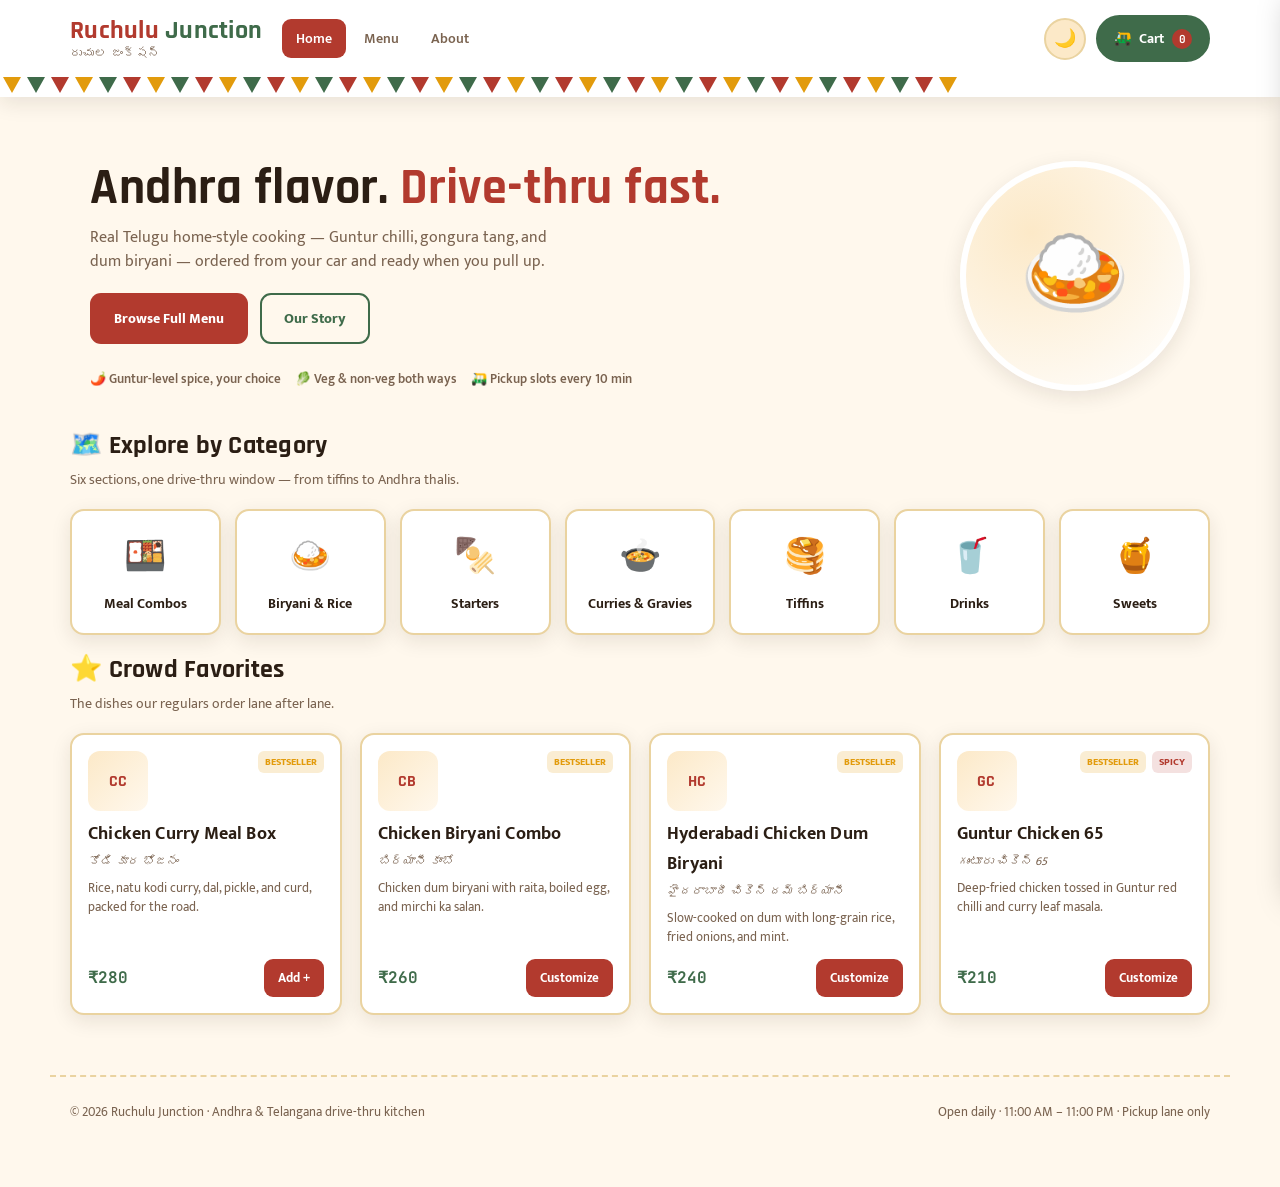
<file: index.html>
<!DOCTYPE html>
<html lang="en" data-theme="light">
<head>
<meta charset="UTF-8">
<meta name="viewport" content="width=device-width, initial-scale=1.0">
<title>Ruchulu Junction — Andhra & Telangana Drive-Thru</title>
<link rel="preconnect" href="https://fonts.googleapis.com">
<link href="https://fonts.googleapis.com/css2?family=Rajdhani:wght@600;700&family=Mukta:wght@400;500;600;700&family=JetBrains+Mono:wght@400;700&display=swap" rel="stylesheet">
<link rel="stylesheet" href="css/style.css">
</head>
<body>

<header class="topbar">
  <div class="topbar-inner">
    <a href="index.html" class="logo display">Ruchulu <span>Junction</span><span class="tel">రుచుల జంక్షన్</span></a>
    <nav class="main-nav">
      <a href="index.html">Home</a>
      <a href="menu.html">Menu</a>
      <a href="about.html">About</a>
    </nav>
    <div class="topbar-actions">
      <button class="icon-btn" id="themeToggle" title="Toggle day/night mode">🌙</button>
      <button class="cart-btn" id="openCartBtn">🛺 <span class="txt">Cart</span> <span class="cart-count" id="cartCount">0</span></button>
    </div>
  </div>
  <div class="toran"></div>
</header>

<main>
  <section class="hero">
    <div>
      <h1>Andhra flavor. <span>Drive-thru fast.</span></h1>
      <p>Real Telugu home-style cooking — Guntur chilli, gongura tang, and dum biryani — ordered from your car and ready when you pull up.</p>
      <div class="hero-actions">
        <a href="menu.html" class="btn btn-primary">Browse Full Menu</a>
        <a href="about.html" class="btn btn-outline">Our Story</a>
      </div>
      <div class="badge-strip">
        <div class="b">🌶️ Guntur-level spice, your choice</div>
        <div class="b">🥬 Veg & non-veg both ways</div>
        <div class="b">🛺 Pickup slots every 10 min</div>
      </div>
    </div>
    <div class="plate">🍛</div>
  </section>

  <h2 class="section-title">🗺️ Explore by Category</h2>
  <p class="section-sub">Six sections, one drive-thru window — from tiffins to Andhra thalis.</p>
  <div class="cat-grid" id="catGrid"></div>

  <h2 class="section-title">⭐ Crowd Favorites</h2>
  <p class="section-sub">The dishes our regulars order lane after lane.</p>
  <div class="menu-grid" id="featuredGrid"></div>
</main>

<button class="fab-cart" id="fabCart">🛺 View Cart · <span id="fabTotal" class="mono">₹0.00</span></button>

<!-- Cart Drawer -->
<div class="drawer-overlay" id="drawerOverlay"></div>
<aside class="cart-drawer" id="cartDrawer">
  <div class="cart-head"><h2>Your Order</h2><button class="close-x" id="closeCart">✕</button></div>
  <div class="cart-items" id="cartItems"></div>
  <div class="cart-summary">
    <div class="sum-row"><span>Subtotal</span><span class="mono" id="sumSubtotal">₹0.00</span></div>
    <div class="sum-row"><span>GST (5%)</span><span class="mono" id="sumGst">₹0.00</span></div>
    <div class="sum-row"><span>Packaging</span><span class="mono" id="sumPackaging">₹0.00</span></div>
    <div class="sum-row total"><span>Total</span><span class="mono" id="sumTotal">₹0.00</span></div>
    <button class="big-btn" style="margin:14px 0 0; width:100%;" id="goCheckout">Proceed to Checkout →</button>
  </div>
</aside>

<!-- Customize Modal -->
<div class="overlay" id="customizeOverlay">
  <div class="modal">
    <div class="modal-head">
      <div class="title-row">
        <div class="modal-thumb" id="custThumb"></div>
        <div><h2 id="custTitle">Item</h2><div class="telugu-name" id="custTelugu"></div></div>
      </div>
      <button class="close-x" id="custClose">✕</button>
    </div>
    <div class="modal-body" id="custBody"></div>
    <div class="modal-foot">
      <div class="qty-stepper">
        <button class="qty-btn" id="custMinus">−</button>
        <span class="qty-val" id="custQty">1</span>
        <button class="qty-btn" id="custPlus">+</button>
      </div>
      <button class="big-btn" id="custAdd">Add · <span id="custTotal" class="mono">₹0.00</span></button>
    </div>
  </div>
</div>

<footer>
  <div>© 2026 Ruchulu Junction · Andhra & Telangana drive-thru kitchen</div>
  <div>Open daily · 11:00 AM – 11:00 PM · Pickup lane only</div>
</footer>

<script src="js/data.js"></script>
<script src="js/images.js"></script>
<script src="js/cart.js"></script>
<script src="js/customize.js"></script>
<script>
  document.getElementById('catGrid').innerHTML = CATEGORIES.map(c => `
    <a class="cat-card" href="menu.html?cat=${c.id}">
      <div class="em">${c.em}</div>
      <div class="name">${c.name}</div>
    </a>`).join('');

  const featured = MENU.filter(i => i.tags.includes('bestseller')).concat(
    MENU.filter(i => !i.tags.includes('bestseller'))
  ).slice(0, 4);

  document.getElementById('featuredGrid').innerHTML = featured.map(i => `
    <div class="card">
      <div class="card-top">
        <div class="card-emoji" data-food-img="${i.id}"></div>
        <div class="tag-row">
          ${i.tags.includes('bestseller')?'<span class="tag bestseller">BESTSELLER</span>':''}
          ${i.tags.includes('spicy')?'<span class="tag spicy">SPICY</span>':''}
          ${i.tags.includes('veg')?'<span class="tag veg">VEG</span>':''}
        </div>
      </div>
      <h3>${i.name}</h3>
      <div class="telugu-name">${i.teluguName}</div>
      <p>${i.desc}</p>
      <div class="card-bottom">
        <span class="price mono">₹${i.price}</span>
        <button class="add-btn" data-id="${i.id}">${i.optionGroups ? 'Customize' : 'Add +'}</button>
      </div>
    </div>`).join('');

  document.querySelectorAll('#featuredGrid .add-btn').forEach(btn=>{
    btn.addEventListener('click', ()=> openCustomize(btn.dataset.id));
  });

  initFoodImages(featured);
</script>
</body>
</html>
</file>
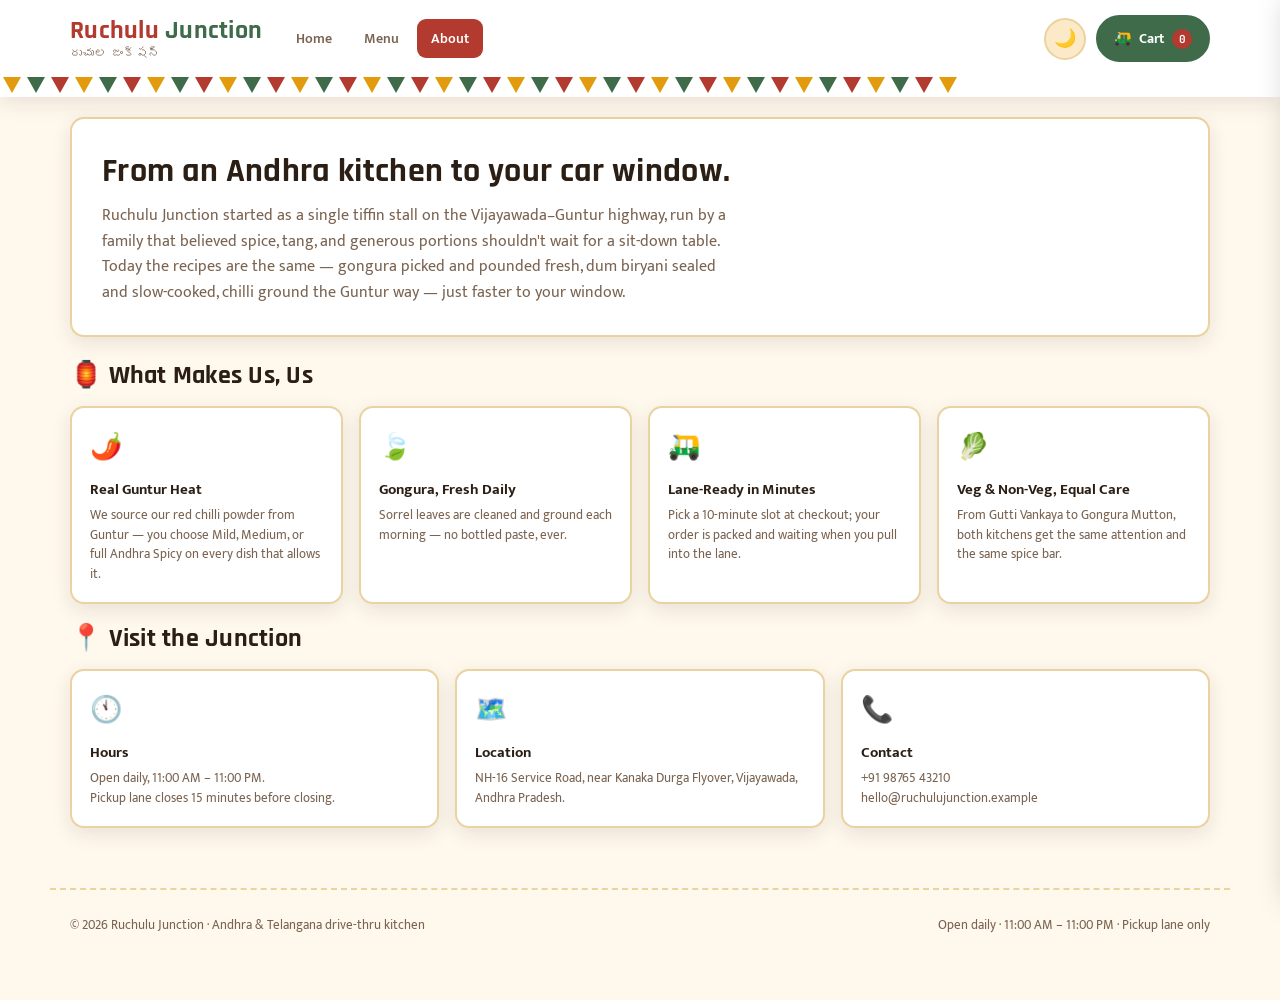
<file: about.html>
<!DOCTYPE html>
<html lang="en" data-theme="light">
<head>
<meta charset="UTF-8">
<meta name="viewport" content="width=device-width, initial-scale=1.0">
<title>About — Ruchulu Junction</title>
<link rel="preconnect" href="https://fonts.googleapis.com">
<link href="https://fonts.googleapis.com/css2?family=Rajdhani:wght@600;700&family=Mukta:wght@400;500;600;700&family=JetBrains+Mono:wght@400;700&display=swap" rel="stylesheet">
<link rel="stylesheet" href="css/style.css">
</head>
<body>

<header class="topbar">
  <div class="topbar-inner">
    <a href="index.html" class="logo display">Ruchulu <span>Junction</span><span class="tel">రుచుల జంక్షన్</span></a>
    <nav class="main-nav">
      <a href="index.html">Home</a>
      <a href="menu.html">Menu</a>
      <a href="about.html">About</a>
    </nav>
    <div class="topbar-actions">
      <button class="icon-btn" id="themeToggle" title="Toggle day/night mode">🌙</button>
      <button class="cart-btn" id="openCartBtn">🛺 <span class="txt">Cart</span> <span class="cart-count" id="cartCount">0</span></button>
    </div>
  </div>
  <div class="toran"></div>
</header>

<main>
  <div class="about-hero">
    <h1 style="font-size:34px;">From an Andhra kitchen to your car window.</h1>
    <p style="color:var(--text-muted); margin-top:10px; max-width:640px; line-height:1.6;">
      Ruchulu Junction started as a single tiffin stall on the Vijayawada–Guntur highway, run by a family that believed
      spice, tang, and generous portions shouldn't wait for a sit-down table. Today the recipes are the same — gongura
      picked and pounded fresh, dum biryani sealed and slow-cooked, chilli ground the Guntur way — just faster to your window.
    </p>
  </div>

  <h2 class="section-title">🏮 What Makes Us, Us</h2>
  <div class="about-grid">
    <div class="info-card">
      <div class="em">🌶️</div>
      <h4>Real Guntur Heat</h4>
      <p>We source our red chilli powder from Guntur — you choose Mild, Medium, or full Andhra Spicy on every dish that allows it.</p>
    </div>
    <div class="info-card">
      <div class="em">🍃</div>
      <h4>Gongura, Fresh Daily</h4>
      <p>Sorrel leaves are cleaned and ground each morning — no bottled paste, ever.</p>
    </div>
    <div class="info-card">
      <div class="em">🛺</div>
      <h4>Lane-Ready in Minutes</h4>
      <p>Pick a 10-minute slot at checkout; your order is packed and waiting when you pull into the lane.</p>
    </div>
    <div class="info-card">
      <div class="em">🥬</div>
      <h4>Veg & Non-Veg, Equal Care</h4>
      <p>From Gutti Vankaya to Gongura Mutton, both kitchens get the same attention and the same spice bar.</p>
    </div>
  </div>

  <h2 class="section-title">📍 Visit the Junction</h2>
  <div class="about-grid">
    <div class="info-card">
      <div class="em">🕚</div>
      <h4>Hours</h4>
      <p>Open daily, 11:00 AM – 11:00 PM.<br>Pickup lane closes 15 minutes before closing.</p>
    </div>
    <div class="info-card">
      <div class="em">🗺️</div>
      <h4>Location</h4>
      <p>NH-16 Service Road, near Kanaka Durga Flyover, Vijayawada, Andhra Pradesh.</p>
    </div>
    <div class="info-card">
      <div class="em">📞</div>
      <h4>Contact</h4>
      <p>+91 98765 43210<br>hello@ruchulujunction.example</p>
    </div>
  </div>
</main>

<div class="drawer-overlay" id="drawerOverlay"></div>
<aside class="cart-drawer" id="cartDrawer">
  <div class="cart-head"><h2>Your Order</h2><button class="close-x" id="closeCart">✕</button></div>
  <div class="cart-items" id="cartItems"></div>
  <div class="cart-summary">
    <div class="sum-row"><span>Subtotal</span><span class="mono" id="sumSubtotal">₹0.00</span></div>
    <div class="sum-row"><span>GST (5%)</span><span class="mono" id="sumGst">₹0.00</span></div>
    <div class="sum-row"><span>Packaging</span><span class="mono" id="sumPackaging">₹0.00</span></div>
    <div class="sum-row total"><span>Total</span><span class="mono" id="sumTotal">₹0.00</span></div>
    <button class="big-btn" style="margin:14px 0 0; width:100%;" id="goCheckout">Proceed to Checkout →</button>
  </div>
</aside>

<footer>
  <div>© 2026 Ruchulu Junction · Andhra & Telangana drive-thru kitchen</div>
  <div>Open daily · 11:00 AM – 11:00 PM · Pickup lane only</div>
</footer>

<script src="js/data.js"></script>
<script src="js/cart.js"></script>
</body>
</html>
</file>
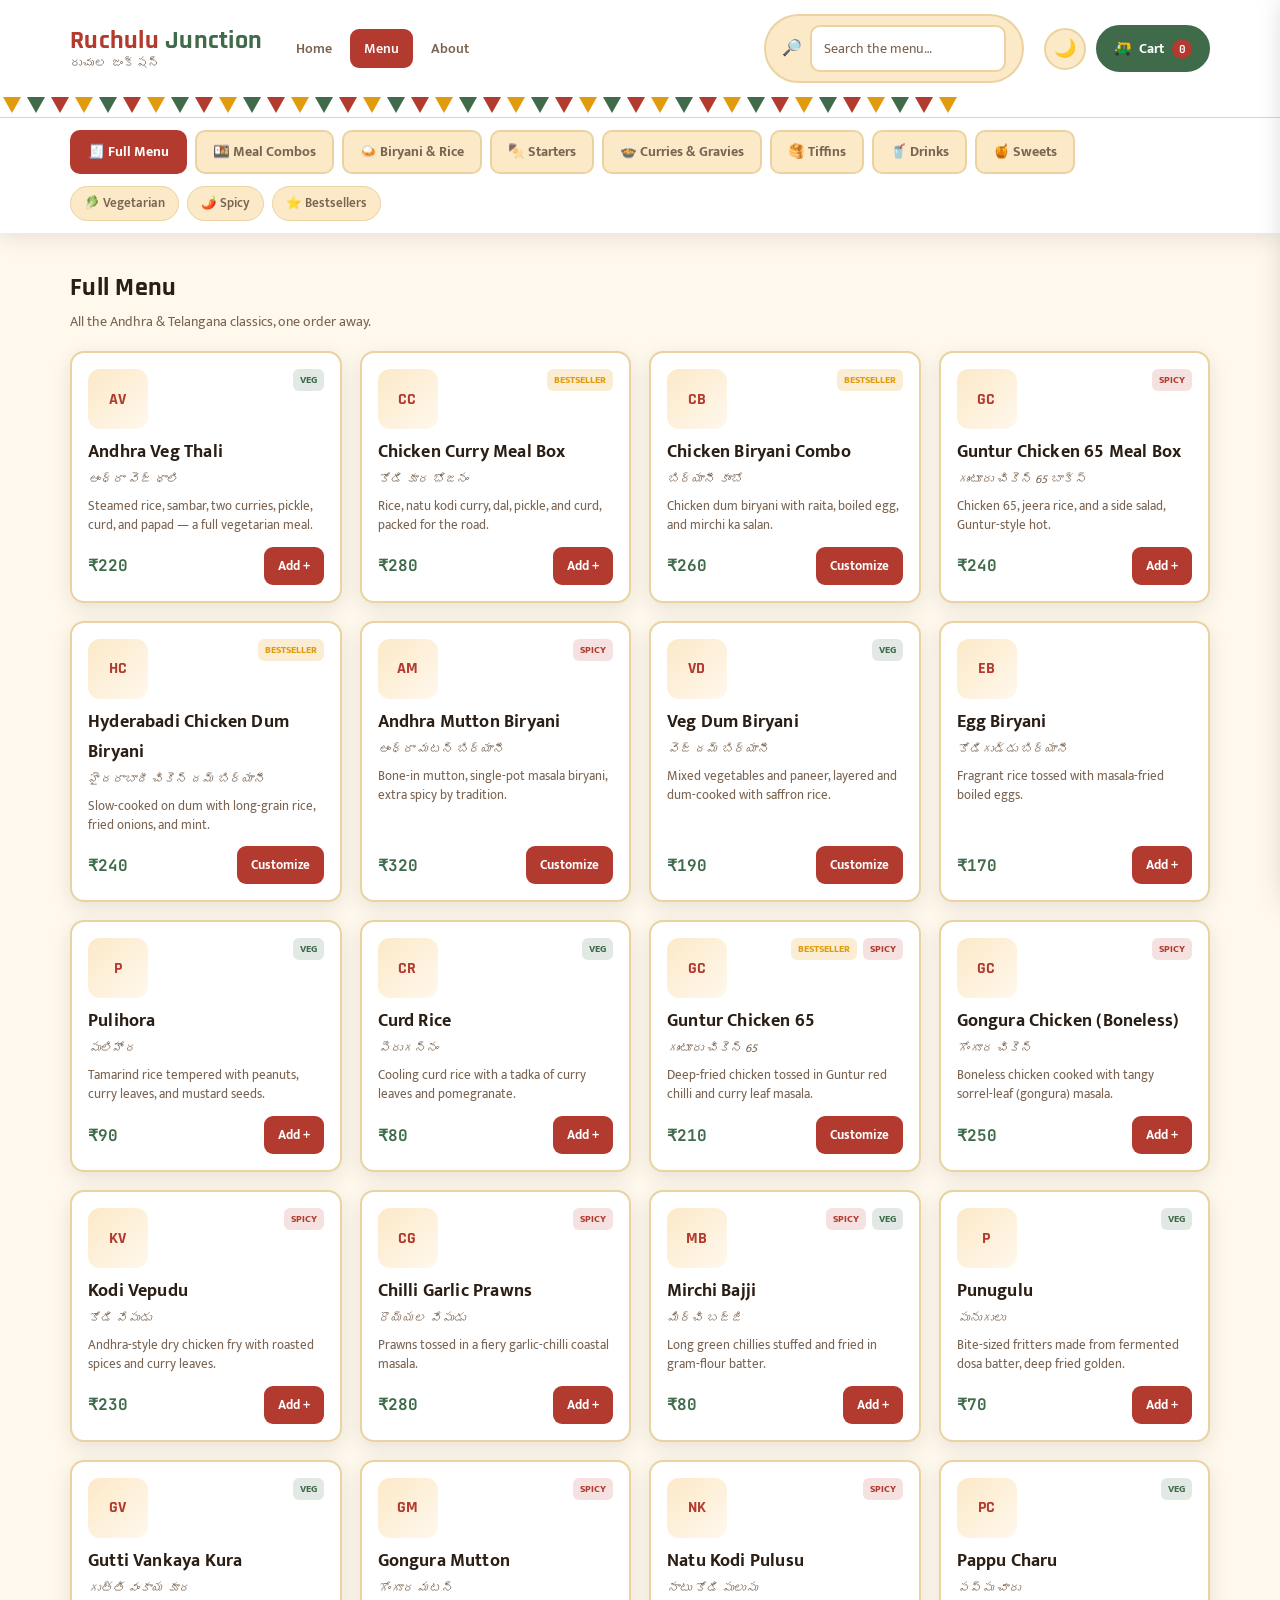
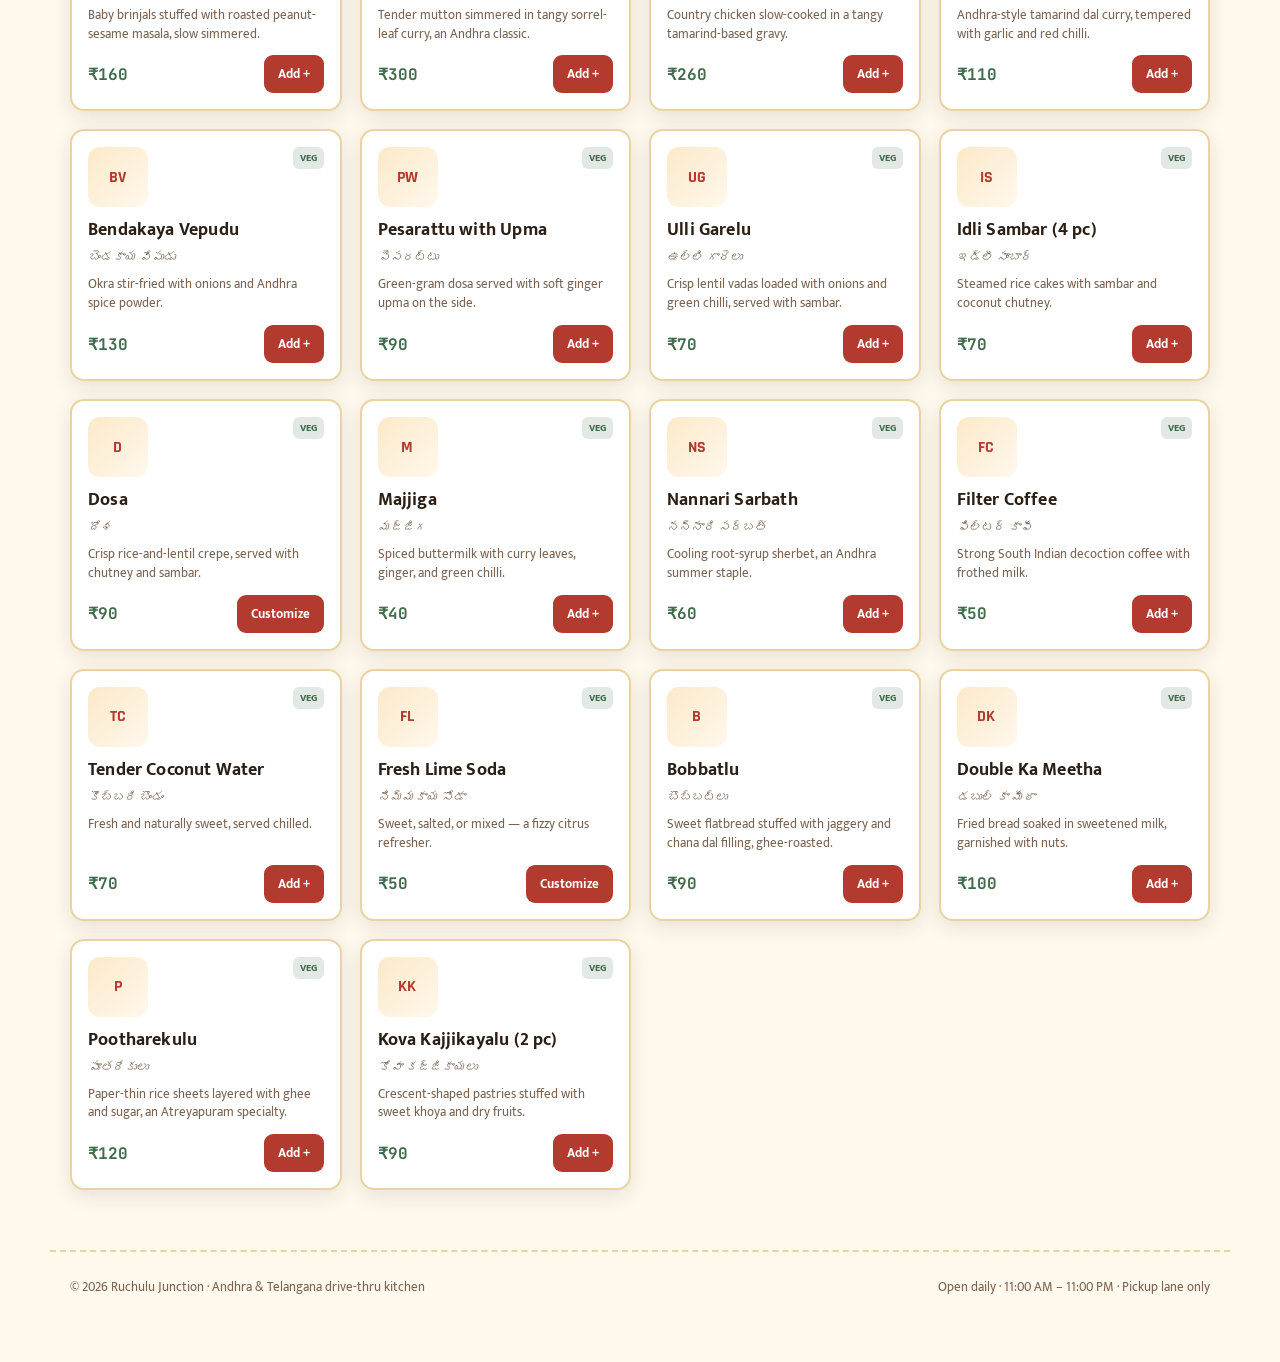
<file: checkout.html>
<!DOCTYPE html>
<html lang="en" data-theme="light">
<head>
<meta charset="UTF-8">
<meta name="viewport" content="width=device-width, initial-scale=1.0">
<title>Checkout — Ruchulu Junction</title>
<link rel="preconnect" href="https://fonts.googleapis.com">
<link href="https://fonts.googleapis.com/css2?family=Rajdhani:wght@600;700&family=Mukta:wght@400;500;600;700&family=JetBrains+Mono:wght@400;700&display=swap" rel="stylesheet">
<link rel="stylesheet" href="css/style.css">
</head>
<body>

<header class="topbar">
  <div class="topbar-inner">
    <a href="index.html" class="logo display">Ruchulu <span>Junction</span><span class="tel">రుచుల జంక్షన్</span></a>
    <nav class="main-nav">
      <a href="index.html">Home</a>
      <a href="menu.html">Menu</a>
      <a href="about.html">About</a>
    </nav>
    <div class="topbar-actions">
      <button class="icon-btn" id="themeToggle" title="Toggle day/night mode">🌙</button>
      <button class="cart-btn" id="openCartBtn">🛺 <span class="txt">Cart</span> <span class="cart-count" id="cartCount">0</span></button>
    </div>
  </div>
  <div class="toran"></div>
</header>

<main>
  <h2 class="section-title">🧾 Checkout</h2>
  <p class="section-sub">Choose how you'll pick up, when, and how you'll pay.</p>

  <div class="checkout-grid">
    <div>
      <div class="panel">
        <h3>Order Type</h3>
        <div class="toggle-row" id="orderTypeToggle">
          <button class="toggle-btn active" data-type="drive">🚗 Drive-Thru Pickup</button>
          <button class="toggle-btn" data-type="walk">🚶 Store Takeaway</button>
        </div>
      </div>

      <div class="panel">
        <h3>Pickup Slot</h3>
        <div class="slot-grid" id="slotGrid"></div>
      </div>

      <div class="panel">
        <h3>Your Details</h3>
        <div class="field">
          <label class="field-label" for="custName">Name for order</label>
          <input type="text" id="custName" placeholder="e.g. Sravani">
        </div>
        <div class="field" id="vehicleGroup">
          <label class="field-label" for="vehicleDesc">Vehicle description</label>
          <input type="text" id="vehicleDesc" placeholder="e.g. White Activa, AP 39 XX 1234">
        </div>
        <div class="field">
          <label class="field-label" for="custPhone">Mobile number</label>
          <input type="tel" id="custPhone" placeholder="e.g. 98765 43210">
        </div>
      </div>

      <div class="panel">
        <h3>Payment Method</h3>
        <div class="opt-list" id="paymentList">
          <div class="opt-row selected" data-pay="cash"><div class="left"><span class="radio-dot"></span>💵 Cash on Pickup</div></div>
          <div class="opt-row" data-pay="upi"><div class="left"><span class="radio-dot"></span>📲 UPI (GPay / PhonePe / Paytm)</div></div>
          <div class="opt-row" data-pay="card"><div class="left"><span class="radio-dot"></span>💳 Debit / Credit Card</div></div>
        </div>
        <div class="upi-box" id="upiBox" style="display:none;">
          <div class="qr">▦</div>
          Scan at the window or pay to UPI ID <strong>ruchulujunction@upi</strong>
        </div>
      </div>

      <div class="panel">
        <h3>Special Instructions</h3>
        <textarea id="checkoutNotes" placeholder="Anything the kitchen should know…"></textarea>
      </div>
    </div>

    <div>
      <div class="panel">
        <h3>Order Summary</h3>
        <div id="checkoutItems" style="display:flex; flex-direction:column; gap:10px; margin-bottom:14px;"></div>
        <div class="sum-row"><span>Subtotal</span><span class="mono" id="cSubtotal">₹0.00</span></div>
        <div class="sum-row"><span>GST (5%)</span><span class="mono" id="cGst">₹0.00</span></div>
        <div class="sum-row"><span>Packaging</span><span class="mono" id="cPackaging">₹0.00</span></div>
        <div class="sum-row total"><span>Total</span><span class="mono" id="cTotal">₹0.00</span></div>
        <button class="big-btn" style="width:100%; margin:16px 0 0;" id="placeOrderBtn">Place Order 🛺</button>
        <a href="menu.html" style="display:block; text-align:center; margin-top:10px; font-size:13px; color:var(--text-muted); text-decoration:underline;">← Back to menu</a>
      </div>
    </div>
  </div>
</main>

<!-- Cart drawer kept for consistency, though checkout page primarily uses the summary panel -->
<div class="drawer-overlay" id="drawerOverlay"></div>
<aside class="cart-drawer" id="cartDrawer">
  <div class="cart-head"><h2>Your Order</h2><button class="close-x" id="closeCart">✕</button></div>
  <div class="cart-items" id="cartItems"></div>
  <div class="cart-summary">
    <div class="sum-row"><span>Subtotal</span><span class="mono" id="sumSubtotal">₹0.00</span></div>
    <div class="sum-row"><span>GST (5%)</span><span class="mono" id="sumGst">₹0.00</span></div>
    <div class="sum-row"><span>Packaging</span><span class="mono" id="sumPackaging">₹0.00</span></div>
    <div class="sum-row total"><span>Total</span><span class="mono" id="sumTotal">₹0.00</span></div>
    <button class="big-btn" style="margin:14px 0 0; width:100%;" id="goCheckout" disabled>You're already here</button>
  </div>
</aside>

<footer>
  <div>© 2026 Ruchulu Junction · Andhra & Telangana drive-thru kitchen</div>
  <div>Open daily · 11:00 AM – 11:00 PM · Pickup lane only</div>
</footer>

<script src="js/data.js"></script>
<script src="js/images.js"></script>
<script src="js/cart.js"></script>
<script>
  const cart = getCart();
  if(cart.length === 0){ window.location.href = 'menu.html'; }

  let checkoutState = { type:'drive', slot:null, pay:'cash' };

  function buildSlots(){
    const slots = [];
    const now = new Date();
    now.setMinutes(now.getMinutes() + 15 - (now.getMinutes()%10));
    for(let i=0;i<9;i++){
      const t = new Date(now.getTime() + i*10*60000);
      let h = t.getHours(); const m = t.getMinutes().toString().padStart(2,'0');
      const ampm = h>=12 ? 'PM':'AM'; h = h%12; if(h===0) h=12;
      slots.push(`${h}:${m} ${ampm}`);
    }
    return slots;
  }

  function renderCheckoutItems(){
    const c = getCart();
    document.getElementById('checkoutItems').innerHTML = c.map(ci=>{
      const meta = ci.optionSummary && ci.optionSummary.length ? ci.optionSummary.join(', ') : 'Regular';
      return `<div style="display:flex; justify-content:space-between; align-items:center; gap:10px; font-size:13px;">
        <span style="display:flex; align-items:center; gap:8px;">
          <span class="cart-item-img" style="width:30px; height:30px;" data-food-img="${ci.itemId}"></span>
          <span>${ci.name} <span class="mono" style="color:var(--text-muted);">×${ci.qty}</span><br><span style="font-size:11px; color:var(--text-muted);">${meta}</span></span>
        </span>
        <span class="mono">${formatINR(ci.unitPrice*ci.qty)}</span>
      </div>`;
    }).join('');
    if(typeof initFoodImages === 'function'){
      const checkoutMenuItems = c.map(ci => MENU.find(m=>m.id===ci.itemId)).filter(Boolean);
      initFoodImages(checkoutMenuItems);
    }
    const { subtotal, gst, packaging, total } = cartTotals(c);
    document.getElementById('cSubtotal').textContent = formatINR(subtotal);
    document.getElementById('cGst').textContent = formatINR(gst);
    document.getElementById('cPackaging').textContent = formatINR(packaging);
    document.getElementById('cTotal').textContent = formatINR(total);
  }

  function renderSlots(){
    const slots = buildSlots();
    checkoutState.slot = checkoutState.slot || slots[0];
    document.getElementById('slotGrid').innerHTML = slots.map(s=>`
      <button class="slot ${checkoutState.slot===s?'selected':''}" data-slot="${s}">${s}</button>`).join('');
    document.querySelectorAll('.slot').forEach(btn=>{
      btn.addEventListener('click', ()=>{ checkoutState.slot = btn.dataset.slot; renderSlots(); });
    });
  }

  document.getElementById('orderTypeToggle').addEventListener('click', e=>{
    const btn = e.target.closest('.toggle-btn'); if(!btn) return;
    checkoutState.type = btn.dataset.type;
    document.querySelectorAll('#orderTypeToggle .toggle-btn').forEach(b=>b.classList.toggle('active', b===btn));
    document.getElementById('vehicleGroup').style.display = checkoutState.type==='drive' ? 'block' : 'none';
  });

  document.getElementById('paymentList').addEventListener('click', e=>{
    const row = e.target.closest('.opt-row'); if(!row) return;
    checkoutState.pay = row.dataset.pay;
    document.querySelectorAll('#paymentList .opt-row').forEach(r=>r.classList.toggle('selected', r===row));
    document.getElementById('upiBox').style.display = checkoutState.pay==='upi' ? 'block' : 'none';
  });

  document.getElementById('placeOrderBtn').addEventListener('click', ()=>{
    const c = getCart();
    if(c.length===0) return;
    const name = document.getElementById('custName').value.trim() || 'Guest';
    const vehicle = document.getElementById('vehicleDesc').value.trim();
    const phone = document.getElementById('custPhone').value.trim();
    const notes = document.getElementById('checkoutNotes').value.trim();
    const totals = cartTotals(c);

    let seq = parseInt(localStorage.getItem(ORDER_SEQ_KEY) || '1042');
    seq++;
    localStorage.setItem(ORDER_SEQ_KEY, seq);

    const order = {
      number: seq, name, vehicle, phone, notes,
      type: checkoutState.type, slot: checkoutState.slot, pay: checkoutState.pay,
      items: c, totals, placedAt: new Date().toISOString(),
    };
    localStorage.setItem(LAST_ORDER_KEY, JSON.stringify(order));
    saveCart([]);
    window.location.href = 'track.html';
  });

  renderSlots();
  renderCheckoutItems();
</script>
</body>
</html>
</file>
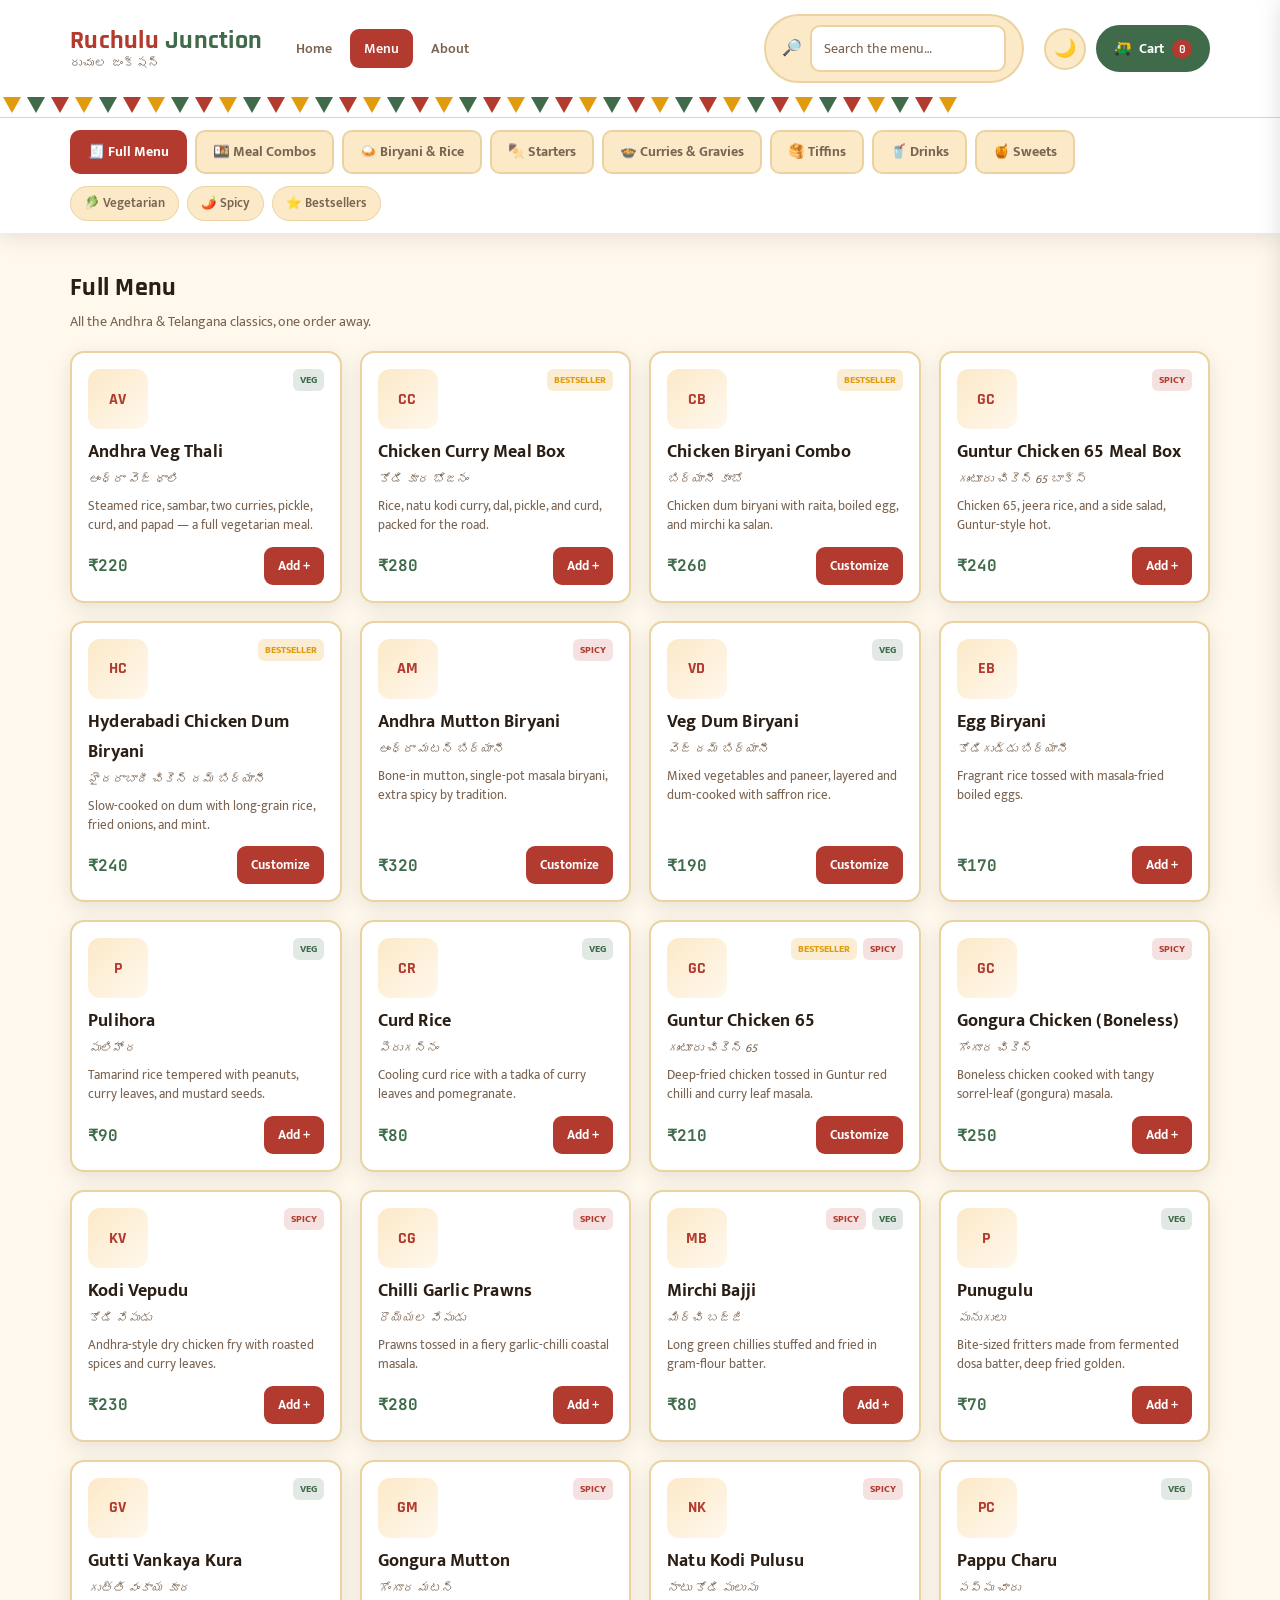
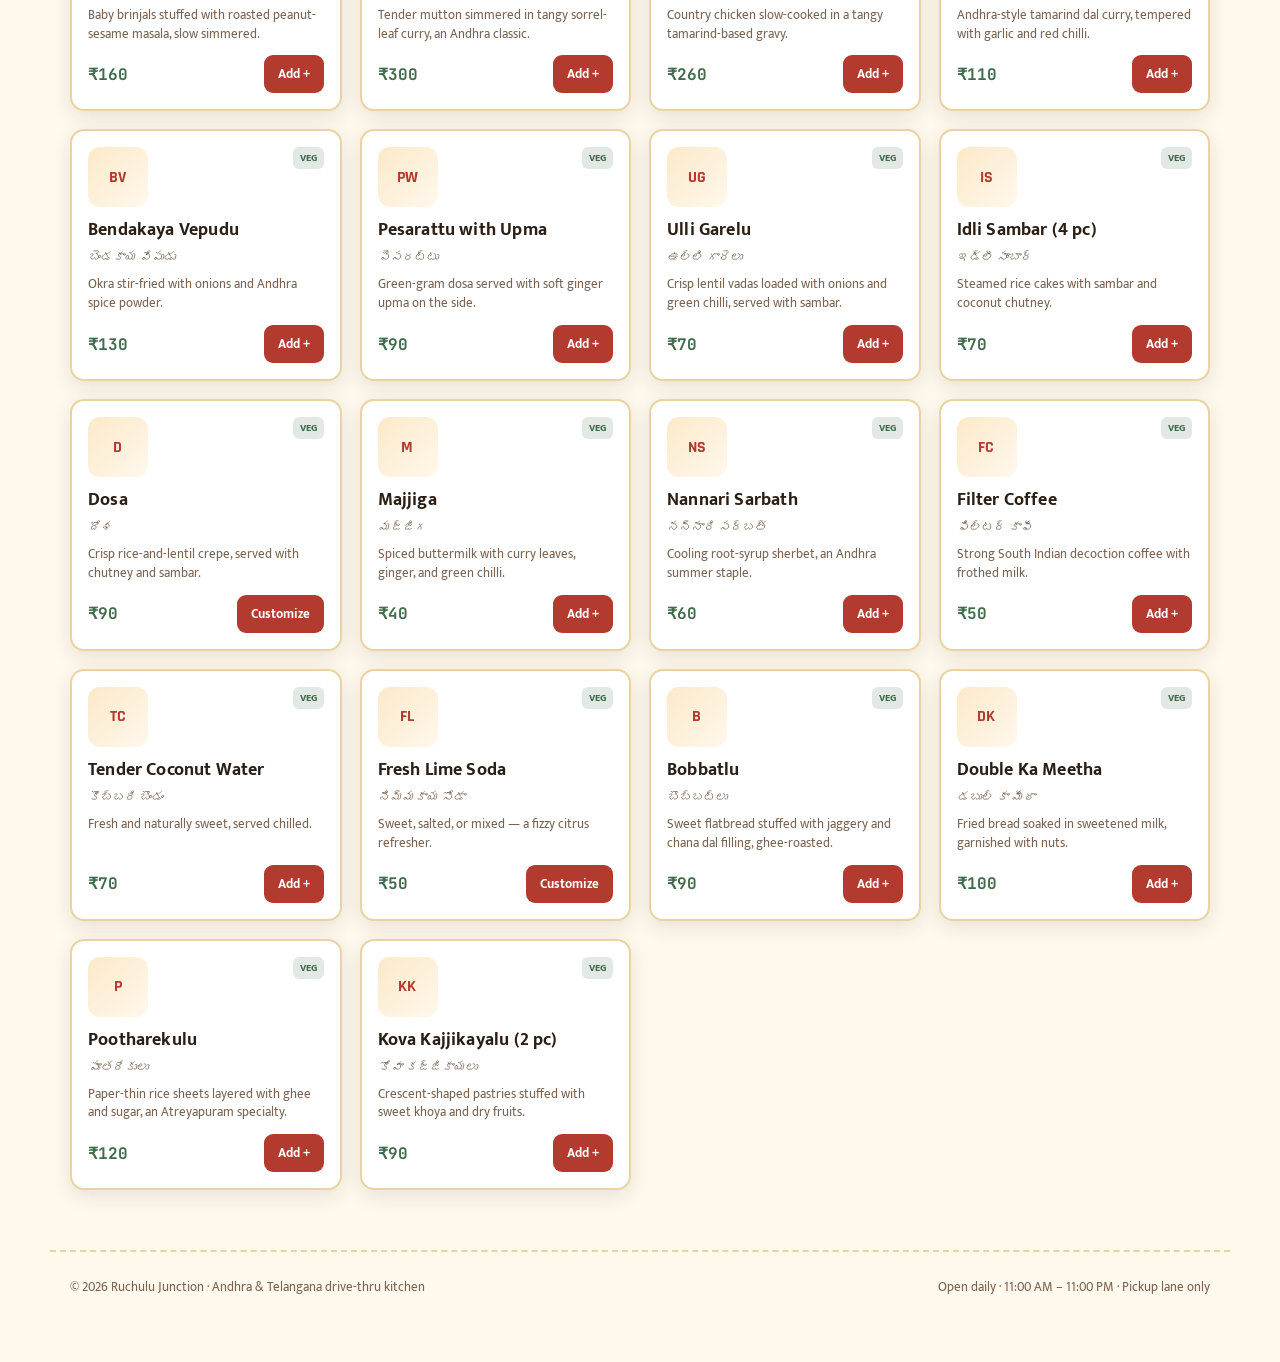
<file: menu.html>
<!DOCTYPE html>
<html lang="en" data-theme="light">
<head>
<meta charset="UTF-8">
<meta name="viewport" content="width=device-width, initial-scale=1.0">
<title>Menu — Ruchulu Junction</title>
<link rel="preconnect" href="https://fonts.googleapis.com">
<link href="https://fonts.googleapis.com/css2?family=Rajdhani:wght@600;700&family=Mukta:wght@400;500;600;700&family=JetBrains+Mono:wght@400;700&display=swap" rel="stylesheet">
<link rel="stylesheet" href="css/style.css">
</head>
<body>

<header class="topbar">
  <div class="topbar-inner">
    <a href="index.html" class="logo display">Ruchulu <span>Junction</span><span class="tel">రుచుల జంక్షన్</span></a>
    <nav class="main-nav">
      <a href="index.html">Home</a>
      <a href="menu.html">Menu</a>
      <a href="about.html">About</a>
    </nav>
    <div class="search-wrap" style="max-width:260px;">
      <span>🔎</span>
      <input type="text" id="searchInput" placeholder="Search the menu…">
    </div>
    <div class="topbar-actions">
      <button class="icon-btn" id="themeToggle" title="Toggle day/night mode">🌙</button>
      <button class="cart-btn" id="openCartBtn">🛺 <span class="txt">Cart</span> <span class="cart-count" id="cartCount">0</span></button>
    </div>
  </div>
  <div class="toran"></div>
  <nav class="lane-nav">
    <div class="lane-tabs" id="categoryTabs"></div>
    <div class="filter-row" id="dietChips"></div>
  </nav>
</header>

<main>
  <h2 class="section-title" id="sectionTitle">Full Menu</h2>
  <p class="section-sub" id="sectionSub">All the Andhra & Telangana classics, one order away.</p>
  <div class="menu-grid" id="menuGrid"></div>
</main>

<button class="fab-cart" id="fabCart">🛺 View Cart · <span id="fabTotal" class="mono">₹0.00</span></button>

<!-- Cart Drawer -->
<div class="drawer-overlay" id="drawerOverlay"></div>
<aside class="cart-drawer" id="cartDrawer">
  <div class="cart-head"><h2>Your Order</h2><button class="close-x" id="closeCart">✕</button></div>
  <div class="cart-items" id="cartItems"></div>
  <div class="cart-summary">
    <div class="sum-row"><span>Subtotal</span><span class="mono" id="sumSubtotal">₹0.00</span></div>
    <div class="sum-row"><span>GST (5%)</span><span class="mono" id="sumGst">₹0.00</span></div>
    <div class="sum-row"><span>Packaging</span><span class="mono" id="sumPackaging">₹0.00</span></div>
    <div class="sum-row total"><span>Total</span><span class="mono" id="sumTotal">₹0.00</span></div>
    <button class="big-btn" style="margin:14px 0 0; width:100%;" id="goCheckout">Proceed to Checkout →</button>
  </div>
</aside>

<!-- Customize Modal -->
<div class="overlay" id="customizeOverlay">
  <div class="modal">
    <div class="modal-head">
      <div class="title-row">
        <div class="modal-thumb" id="custThumb"></div>
        <div><h2 id="custTitle">Item</h2><div class="telugu-name" id="custTelugu"></div></div>
      </div>
      <button class="close-x" id="custClose">✕</button>
    </div>
    <div class="modal-body" id="custBody"></div>
    <div class="modal-foot">
      <div class="qty-stepper">
        <button class="qty-btn" id="custMinus">−</button>
        <span class="qty-val" id="custQty">1</span>
        <button class="qty-btn" id="custPlus">+</button>
      </div>
      <button class="big-btn" id="custAdd">Add · <span id="custTotal" class="mono">₹0.00</span></button>
    </div>
  </div>
</div>

<footer>
  <div>© 2026 Ruchulu Junction · Andhra & Telangana drive-thru kitchen</div>
  <div>Open daily · 11:00 AM – 11:00 PM · Pickup lane only</div>
</footer>

<script src="js/data.js"></script>
<script src="js/images.js"></script>
<script src="js/cart.js"></script>
<script src="js/customize.js"></script>
<script>
  const params = new URLSearchParams(window.location.search);
  const state = {
    activeCat: params.get('cat') || 'all',
    activeDiet: null,
    search: '',
  };

  function renderTabs(){
    const tabWrap = document.getElementById('categoryTabs');
    const all = [{id:'all', name:'Full Menu', em:'🧾'}, ...CATEGORIES];
    tabWrap.innerHTML = all.map(c => `
      <button class="tab ${state.activeCat===c.id?'active':''}" data-cat="${c.id}">${c.em} ${c.name}</button>`).join('');
    tabWrap.querySelectorAll('.tab').forEach(btn=>{
      btn.addEventListener('click', ()=>{ state.activeCat = btn.dataset.cat; renderTabs(); renderMenu(); });
    });

    const dietWrap = document.getElementById('dietChips');
    const diets = [{id:'veg', label:'🥬 Vegetarian'}, {id:'spicy', label:'🌶️ Spicy'}, {id:'bestseller', label:'⭐ Bestsellers'}];
    dietWrap.innerHTML = diets.map(d => `
      <button class="chip ${state.activeDiet===d.id?'active':''}" data-diet="${d.id}">${d.label}</button>`).join('');
    dietWrap.querySelectorAll('.chip').forEach(btn=>{
      btn.addEventListener('click', ()=>{
        state.activeDiet = state.activeDiet === btn.dataset.diet ? null : btn.dataset.diet;
        renderTabs(); renderMenu();
      });
    });
  }

  document.getElementById('searchInput').addEventListener('input', e=>{
    state.search = e.target.value.trim().toLowerCase();
    renderMenu();
  });

  function renderMenu(){
    let items = MENU;
    if(state.activeCat !== 'all') items = items.filter(i=>i.cat===state.activeCat);
    if(state.activeDiet) items = items.filter(i=>i.tags.includes(state.activeDiet));
    if(state.search) items = items.filter(i => (i.name+' '+i.teluguName+' '+i.desc).toLowerCase().includes(state.search));

    const titleMap = Object.fromEntries(CATEGORIES.map(c=>[c.id,c.name]));
    document.getElementById('sectionTitle').textContent = state.activeCat==='all' ? 'Full Menu' : titleMap[state.activeCat];

    const grid = document.getElementById('menuGrid');
    if(items.length===0){
      grid.innerHTML = `<div class="empty-state" style="grid-column:1/-1;"><span class="em">🛑</span>No dishes match — try a different search or filter.</div>`;
      return;
    }
    grid.innerHTML = items.map(i => `
      <div class="card">
        <div class="card-top">
          <div class="card-emoji" data-food-img="${i.id}"></div>
          <div class="tag-row">
            ${i.tags.includes('bestseller')?'<span class="tag bestseller">BESTSELLER</span>':''}
            ${i.tags.includes('spicy')?'<span class="tag spicy">SPICY</span>':''}
            ${i.tags.includes('veg')?'<span class="tag veg">VEG</span>':''}
          </div>
        </div>
        <h3>${i.name}</h3>
        <div class="telugu-name">${i.teluguName}</div>
        <p>${i.desc}</p>
        <div class="card-bottom">
          <span class="price mono">₹${i.price}</span>
          <button class="add-btn" data-id="${i.id}">${i.optionGroups ? 'Customize' : 'Add +'}</button>
        </div>
      </div>`).join('');

    grid.querySelectorAll('.add-btn').forEach(btn=>{
      btn.addEventListener('click', ()=> openCustomize(btn.dataset.id));
    });

    initFoodImages(items);
  }

  renderTabs();
  renderMenu();
</script>
</body>
</html>
</file>
<file: css/style.css>
/* ============ Ruchulu Junction — Design System ============ */
:root{
  --bg:#FFF8ED; --surface:#FFFFFF; --surface-alt:#FCE9C8; --text:#2B1E14; --text-muted:#7A6350;
  --saffron:#E29B0C; --chili:#B23A2E; --leaf:#3F6B4A; --line:#EAD3A0;
  --shadow:0 6px 20px rgba(43,30,20,0.10);
  --radius:14px;
}
html[data-theme="dark"]{
  --bg:#221512; --surface:#2E1D18; --surface-alt:#3A241D; --text:#F5E9DD; --text-muted:#BFA48F;
  --saffron:#F0B23A; --chili:#E1594A; --leaf:#5C9C74; --line:#4A342A;
  --shadow:0 8px 26px rgba(0,0,0,0.5);
}
*{box-sizing:border-box; margin:0; padding:0;}
body{
  background:var(--bg); color:var(--text); font-family:'Mukta',sans-serif;
  transition:background .25s ease, color .25s ease; padding-bottom:40px; min-height:100vh;
}
h1,h2,h3,.display{ font-family:'Rajdhani',sans-serif; letter-spacing:.01em; font-weight:700; }
.mono{ font-family:'JetBrains Mono',monospace; }
a{ color:inherit; text-decoration:none; }
button{ font-family:inherit; cursor:pointer; }
img{ max-width:100%; display:block; }
ul{ list-style:none; }

/* ---------- Toran (bunting) divider — signature element ---------- */
.toran{
  height:20px; width:100%; display:flex; overflow:hidden;
  background:linear-gradient(180deg, var(--surface), transparent);
}
.toran span{
  width:18px; height:16px; margin:0 3px; flex-shrink:0;
  background:var(--chili);
  clip-path:polygon(50% 100%, 0 0, 100% 0);
}
.toran span:nth-child(3n+1){ background:var(--saffron); }
.toran span:nth-child(3n+2){ background:var(--leaf); }

/* ---------- Topbar / nav (shared across pages) ---------- */
.topbar{ position:sticky; top:0; z-index:40; background:var(--surface); box-shadow:var(--shadow); }
.topbar-inner{
  max-width:1180px; margin:0 auto; display:flex; align-items:center; gap:20px; padding:14px 20px; flex-wrap:wrap;
}
.logo{ font-size:26px; color:var(--chili); white-space:nowrap; }
.logo span{ color:var(--leaf); }
.logo .tel{ font-size:12px; display:block; color:var(--text-muted); font-family:'Mukta',sans-serif; letter-spacing:.04em; font-weight:500; margin-top:-4px;}
.main-nav{ display:flex; gap:4px; margin-right:auto; }
.main-nav a{
  padding:8px 14px; border-radius:9px; font-weight:600; font-size:14px; color:var(--text-muted);
}
.main-nav a:hover{ background:var(--surface-alt); color:var(--text); }
.main-nav a.active{ background:var(--chili); color:#fff; }
.topbar-actions{ display:flex; align-items:center; gap:10px; }
.icon-btn{
  background:var(--surface-alt); border:2px solid var(--line); border-radius:999px;
  width:42px; height:42px; display:flex; align-items:center; justify-content:center; font-size:18px; flex-shrink:0;
}
.icon-btn:hover{ border-color:var(--chili); }
.cart-btn{
  position:relative; background:var(--leaf); border:2px solid var(--leaf); color:#fff; border-radius:999px;
  padding:10px 16px; display:flex; align-items:center; gap:8px; font-weight:700; font-size:14px;
}
.cart-count{
  background:var(--chili); color:#fff; border-radius:999px; min-width:20px; height:20px; font-size:11px;
  display:flex; align-items:center; justify-content:center; padding:0 5px; font-family:'JetBrains Mono',monospace;
}

/* ---------- Search & filters (menu page) ---------- */
.search-wrap{
  flex:1; min-width:180px; display:flex; align-items:center; gap:8px; background:var(--surface-alt);
  border:2px solid var(--line); border-radius:999px; padding:9px 16px;
}
.search-wrap input{ border:none; background:transparent; outline:none; width:100%; font-size:14px; color:var(--text); font-family:'Mukta',sans-serif; }
.search-wrap input::placeholder{ color:var(--text-muted); }
.lane-nav{ background:var(--surface); border-top:1px solid var(--line); }
.lane-tabs{ max-width:1180px; margin:0 auto; display:flex; gap:8px; padding:12px 20px; overflow-x:auto; scrollbar-width:none; }
.lane-tabs::-webkit-scrollbar{ display:none; }
.tab{
  flex-shrink:0; padding:9px 16px; border-radius:10px; border:2px solid var(--line); font-weight:700;
  font-size:13.5px; color:var(--text-muted); background:var(--surface-alt);
}
.tab.active{ color:#fff; background:var(--chili); border-color:var(--chili); }
.filter-row{ max-width:1180px; margin:0 auto; display:flex; gap:8px; padding:0 20px 12px; flex-wrap:wrap; }
.chip{ padding:6px 13px; border-radius:999px; border:1.5px solid var(--line); background:var(--surface-alt); font-size:12.5px; font-weight:600; color:var(--text-muted); }
.chip.active{ background:var(--saffron); border-color:var(--saffron); color:#2B1E14; }

/* ---------- Hero ---------- */
.hero{
  max-width:1180px; margin:0 auto; padding:44px 20px 20px; display:flex; align-items:center; justify-content:space-between; gap:24px; flex-wrap:wrap;
}
.hero h1{ font-size:50px; line-height:1.05; }
.hero h1 span{ color:var(--chili); }
.hero p{ color:var(--text-muted); max-width:460px; margin-top:10px; font-size:15.5px; line-height:1.55; }
.hero-actions{ display:flex; gap:12px; margin-top:20px; }
.badge-strip{ display:flex; gap:14px; margin-top:24px; flex-wrap:wrap; }
.badge-strip .b{ display:flex; align-items:center; gap:8px; font-size:13px; font-weight:600; color:var(--text-muted); }
.plate{
  width:230px; height:230px; border-radius:50%; background:radial-gradient(circle at 30% 30%, var(--surface-alt), var(--surface));
  border:6px solid var(--surface); box-shadow:var(--shadow); display:flex; align-items:center; justify-content:center;
  font-size:90px; flex-shrink:0;
}

/* ---------- Buttons ---------- */
.btn{
  padding:12px 22px; border-radius:11px; font-weight:800; font-size:14px; border:2px solid transparent; transition:filter .15s ease, transform .15s ease;
}
.btn:hover{ transform:translateY(-1px); }
.btn-primary{ background:var(--chili); color:#fff; }
.btn-primary:hover{ filter:brightness(1.08); }
.btn-outline{ background:transparent; border-color:var(--leaf); color:var(--leaf); }
.btn:disabled{ opacity:.5; cursor:not-allowed; transform:none; }

/* ---------- Sections / containers ---------- */
main{ max-width:1180px; margin:0 auto; padding:20px; }
.section-title{ font-size:26px; margin:18px 0 14px; display:flex; align-items:center; gap:10px; }
.section-sub{ color:var(--text-muted); font-size:14px; margin-top:-8px; margin-bottom:18px; max-width:640px; }

/* ---------- Category quick links (home) ---------- */
.cat-grid{ display:grid; grid-template-columns:repeat(auto-fill,minmax(150px,1fr)); gap:14px; }
.cat-card{
  background:var(--surface); border:2px solid var(--line); border-radius:var(--radius); padding:18px 14px; text-align:center;
  box-shadow:var(--shadow); transition:transform .15s ease;
}
.cat-card:hover{ transform:translateY(-3px); border-color:var(--chili); }
.cat-card .em{ font-size:34px; }
.cat-card .name{ font-weight:700; font-size:13.5px; margin-top:8px; }

/* ---------- Menu grid / cards ---------- */
.menu-grid{ display:grid; grid-template-columns:repeat(auto-fill, minmax(260px,1fr)); gap:18px; }
.card{
  background:var(--surface); border:2px solid var(--line); border-radius:var(--radius); padding:16px; box-shadow:var(--shadow);
  display:flex; flex-direction:column; gap:8px; transition:transform .15s ease;
}
.card:hover{ transform:translateY(-3px); }
.card-top{ display:flex; align-items:flex-start; justify-content:space-between; gap:8px; }
.card-emoji{ width:60px; height:60px; display:flex; align-items:center; justify-content:center; background:var(--surface-alt); border-radius:12px; flex-shrink:0; overflow:hidden; }
.card-emoji img{ width:100%; height:100%; object-fit:cover; display:block; }
.tag-row{ display:flex; gap:6px; flex-wrap:wrap; justify-content:flex-end; }
.tag{ font-size:10px; padding:3px 7px; border-radius:6px; font-weight:800; white-space:nowrap; }
.tag.spicy{ background:rgba(178,58,46,.15); color:var(--chili); }
.tag.veg{ background:rgba(63,107,74,.15); color:var(--leaf); }
.tag.bestseller{ background:rgba(226,155,12,.18); color:var(--saffron); }
.card h3{ font-size:18px; font-family:'Mukta',sans-serif; font-weight:700; }
.card .telugu-name{ font-size:12px; color:var(--text-muted); margin-top:-6px; font-style:italic; }
.card p{ font-size:13px; color:var(--text-muted); line-height:1.45; flex:1; }
.card-bottom{ display:flex; align-items:center; justify-content:space-between; margin-top:4px; }
.price{ font-family:'JetBrains Mono',monospace; font-weight:700; color:var(--leaf); font-size:16px; }
.add-btn{ background:var(--chili); color:#fff; border:none; border-radius:9px; padding:8px 14px; font-weight:700; font-size:13px; }
.add-btn:hover{ filter:brightness(1.1); }
.empty-state{ text-align:center; padding:60px 20px; color:var(--text-muted); }
.empty-state .em{ font-size:44px; display:block; margin-bottom:10px; }

/* ---------- Food-item photo tiles (real photos, letter-tile fallback) ---------- */
.img-fallback{
  font-family:'Rajdhani',sans-serif; font-weight:700; letter-spacing:.02em;
  color:var(--chili); font-size:16px;
}
.card-emoji.img-pending{ background:linear-gradient(135deg, var(--surface-alt), var(--bg)); }
.modal-thumb{
  width:52px; height:52px; border-radius:12px; overflow:hidden; flex-shrink:0;
  background:var(--surface-alt); display:flex; align-items:center; justify-content:center; margin-right:12px;
}
.modal-thumb img{ width:100%; height:100%; object-fit:cover; display:block; }
.modal-head{ align-items:center; }
.modal-head .title-row{ display:flex; align-items:center; }

/* ---------- Modal overlay (customize) ---------- */
.overlay{ position:fixed; inset:0; background:rgba(30,17,10,.55); display:none; align-items:center; justify-content:center; z-index:100; padding:16px; }
.overlay.open{ display:flex; }
.modal{
  background:var(--bg); border-radius:18px; width:100%; max-width:460px; max-height:88vh; overflow-y:auto;
  box-shadow:0 20px 60px rgba(0,0,0,.35); border:2px solid var(--line);
}
.modal-head{ display:flex; align-items:center; justify-content:space-between; padding:18px 20px; border-bottom:2px dashed var(--line); position:sticky; top:0; background:var(--bg); z-index:2; }
.modal-head h2{ font-size:24px; }
.modal-head .telugu-name{ font-size:12.5px; color:var(--text-muted); font-style:italic; margin-top:-2px; }
.close-x{ background:none; border:none; font-size:20px; color:var(--text-muted); width:32px; height:32px; border-radius:8px; flex-shrink:0; }
.close-x:hover{ background:var(--surface-alt); }
.modal-body{ padding:18px 20px; display:flex; flex-direction:column; gap:18px; }
.opt-group h4{ font-size:12px; text-transform:uppercase; letter-spacing:.08em; color:var(--text-muted); margin-bottom:8px; }
.opt-list{ display:flex; flex-direction:column; gap:8px; }
.opt-row{ display:flex; align-items:center; justify-content:space-between; background:var(--surface); border:2px solid var(--line); border-radius:10px; padding:10px 14px; }
.opt-row.selected{ border-color:var(--leaf); background:rgba(63,107,74,.08); }
.opt-row .left{ display:flex; align-items:center; gap:10px; font-size:14px; font-weight:600; }
.opt-row .delta{ font-family:'JetBrains Mono',monospace; font-size:13px; color:var(--text-muted); }
.radio-dot,.check-box{ width:18px; height:18px; border:2px solid var(--line); flex-shrink:0; display:flex; align-items:center; justify-content:center; }
.radio-dot{ border-radius:50%; }
.check-box{ border-radius:5px; }
.opt-row.selected .radio-dot::after{ content:''; width:9px; height:9px; border-radius:50%; background:var(--leaf); }
.opt-row.selected .check-box::after{ content:'✓'; font-size:12px; color:var(--leaf); font-weight:900; }
textarea{ width:100%; border:2px solid var(--line); border-radius:10px; padding:10px 12px; font-family:'Mukta',sans-serif; font-size:13.5px; background:var(--surface); color:var(--text); resize:vertical; min-height:56px; }
input[type="text"],input[type="tel"], select{ width:100%; border:2px solid var(--line); border-radius:10px; padding:10px 12px; font-family:'Mukta',sans-serif; font-size:14px; background:var(--surface); color:var(--text); }
.qty-stepper{ display:flex; align-items:center; gap:12px; }
.qty-btn{ width:34px; height:34px; border-radius:9px; border:2px solid var(--line); background:var(--surface); font-size:17px; font-weight:700; color:var(--chili); }
.qty-val{ font-family:'JetBrains Mono',monospace; font-size:16px; min-width:20px; text-align:center; }
.modal-foot{ padding:16px 20px; border-top:2px dashed var(--line); display:flex; align-items:center; justify-content:space-between; position:sticky; bottom:0; background:var(--bg); }
.big-btn{ background:var(--chili); color:#fff; border:none; border-radius:12px; padding:13px 22px; font-weight:800; font-size:15px; flex:1; margin-left:14px; }
.big-btn:hover{ filter:brightness(1.08); }
.big-btn:disabled{ opacity:.5; cursor:not-allowed; }
.big-btn.outline{ background:transparent; border:2px solid var(--leaf); color:var(--leaf); }
.total-preview{ font-family:'JetBrains Mono',monospace; font-size:20px; font-weight:700; }

/* ---------- Cart drawer (shared) ---------- */
.drawer-overlay{ position:fixed; inset:0; background:rgba(30,17,10,.5); display:none; z-index:90; }
.drawer-overlay.open{ display:block; }
.cart-drawer{
  position:fixed; top:0; right:-420px; width:100%; max-width:400px; height:100%; background:var(--bg); z-index:95;
  box-shadow:-10px 0 30px rgba(0,0,0,.25); display:flex; flex-direction:column; transition:right .28s ease; border-left:2px solid var(--line);
}
.cart-drawer.open{ right:0; }
.cart-head{ padding:20px; border-bottom:2px dashed var(--line); display:flex; justify-content:space-between; align-items:center; }
.cart-head h2{ font-size:24px; }
.cart-items{ flex:1; overflow-y:auto; padding:10px 20px; display:flex; flex-direction:column; gap:12px; }
.cart-item{ background:var(--surface); border:2px solid var(--line); border-radius:12px; padding:12px; display:flex; gap:10px; }
.cart-item-img{ width:42px; height:42px; background:var(--surface-alt); border-radius:9px; display:flex; align-items:center; justify-content:center; flex-shrink:0; overflow:hidden; }
.cart-item-img img{ width:100%; height:100%; object-fit:cover; display:block; }
.cart-item-img .img-fallback{ font-size:13px; }
.cart-item-info{ flex:1; min-width:0; }
.cart-item-info .name{ font-weight:700; font-size:14px; }
.cart-item-info .meta{ font-size:11.5px; color:var(--text-muted); margin:2px 0 6px; line-height:1.4; }
.cart-item-ctrl{ display:flex; align-items:center; justify-content:space-between; }
.mini-stepper{ display:flex; align-items:center; gap:8px; }
.mini-btn{ width:24px; height:24px; border-radius:6px; border:2px solid var(--line); background:var(--bg); font-size:13px; font-weight:700; }
.remove-link{ font-size:11px; color:var(--chili); font-weight:700; background:none; border:none; text-decoration:underline; }
.cart-item-price{ font-family:'JetBrains Mono',monospace; font-weight:700; font-size:13.5px; white-space:nowrap; }
.cart-summary{ padding:16px 20px; border-top:2px dashed var(--line); }
.sum-row{ display:flex; justify-content:space-between; font-size:13.5px; color:var(--text-muted); padding:3px 0; }
.sum-row.total{ color:var(--text); font-weight:800; font-size:17px; padding-top:8px; }
.sum-row.total .mono{ color:var(--leaf); }

/* ---------- Checkout page ---------- */
.checkout-grid{ display:grid; grid-template-columns:1.3fr 1fr; gap:24px; align-items:flex-start; }
.panel{ background:var(--surface); border:2px solid var(--line); border-radius:var(--radius); padding:20px; box-shadow:var(--shadow); margin-bottom:18px; }
.panel h3{ font-size:19px; margin-bottom:12px; }
.toggle-row{ display:flex; gap:8px; }
.toggle-btn{ flex:1; padding:10px; border-radius:10px; border:2px solid var(--line); background:var(--surface); font-weight:700; font-size:13px; color:var(--text-muted); }
.toggle-btn.active{ border-color:var(--chili); color:var(--chili); background:rgba(178,58,46,.08); }
.slot-grid{ display:grid; grid-template-columns:repeat(3,1fr); gap:8px; }
.slot{ padding:9px 4px; text-align:center; border-radius:9px; border:2px solid var(--line); background:var(--surface); font-family:'JetBrains Mono',monospace; font-size:12.5px; font-weight:700; color:var(--text-muted); }
.slot.selected{ border-color:var(--leaf); background:rgba(63,107,74,.1); color:var(--leaf); }
label.field-label{ font-size:12px; text-transform:uppercase; letter-spacing:.08em; color:var(--text-muted); display:block; margin-bottom:6px; }
.field{ margin-bottom:14px; }
.receipt{ background:var(--surface-alt); border:2px dashed var(--line); border-radius:10px; padding:14px; font-family:'JetBrains Mono',monospace; font-size:12px; line-height:1.8; }
.receipt .r-row{ display:flex; justify-content:space-between; }
.upi-box{ background:var(--surface-alt); border:2px dashed var(--line); border-radius:10px; padding:14px; text-align:center; font-size:13px; color:var(--text-muted); margin-top:8px; }
.upi-box .qr{ font-size:60px; margin-bottom:6px; }

/* ---------- Track / progress page ---------- */
.order-num{ text-align:center; margin-bottom:10px; }
.order-num .k{ font-size:12px; color:var(--text-muted); text-transform:uppercase; letter-spacing:.1em; }
.order-num .v{ font-family:'JetBrains Mono',monospace; font-size:32px; font-weight:700; color:var(--chili); }
.progress-wrap{ padding:10px 4px 4px; max-width:560px; margin:0 auto; }
.progress-lane{ position:relative; height:6px; border-radius:4px; background:var(--line); margin:44px 10px 30px; }
.progress-fill{ position:absolute; top:0; left:0; height:100%; background:var(--leaf); border-radius:4px; width:0%; transition:width .6s ease; }
.car-marker{ position:absolute; top:-19px; left:0%; font-size:26px; transition:left .6s ease; transform:translateX(-50%); }
.steps-row{ display:flex; justify-content:space-between; margin-top:-14px; }
.step{ text-align:center; flex:1; font-size:11px; color:var(--text-muted); font-weight:700; }
.step .dot{ width:10px; height:10px; border-radius:50%; background:var(--line); margin:0 auto 6px; }
.step.done .dot{ background:var(--leaf); }
.step.done{ color:var(--leaf); }

/* ---------- About page ---------- */
.about-hero{ background:var(--surface); border:2px solid var(--line); border-radius:var(--radius); padding:30px; box-shadow:var(--shadow); margin-bottom:22px; }
.about-grid{ display:grid; grid-template-columns:repeat(auto-fit,minmax(220px,1fr)); gap:16px; }
.info-card{ background:var(--surface); border:2px solid var(--line); border-radius:var(--radius); padding:18px; box-shadow:var(--shadow); }
.info-card .em{ font-size:26px; }
.info-card h4{ font-size:15px; margin:8px 0 4px; font-family:'Mukta',sans-serif; }
.info-card p{ font-size:13px; color:var(--text-muted); line-height:1.5; }

/* ---------- Footer ---------- */
footer{ max-width:1180px; margin:40px auto 0; padding:24px 20px; border-top:2px dashed var(--line); color:var(--text-muted); font-size:13px; display:flex; justify-content:space-between; flex-wrap:wrap; gap:10px; }

/* ---------- Mobile cart FAB ---------- */
.fab-cart{
  position:fixed; bottom:18px; right:18px; z-index:60; background:var(--chili); color:#fff; border:none; border-radius:999px;
  padding:14px 20px; font-weight:800; font-size:14px; box-shadow:0 8px 24px rgba(0,0,0,.25); display:none; align-items:center; gap:8px;
}

@media (max-width:900px){ .checkout-grid{ grid-template-columns:1fr; } }
@media (max-width:720px){
  .hero{ flex-direction:column; align-items:flex-start; }
  .hero h1{ font-size:36px; }
  .plate{ width:150px; height:150px; font-size:60px; }
  .cart-btn span.txt{ display:none; }
  .main-nav{ order:3; width:100%; margin-right:0; }
}
@media (prefers-reduced-motion: reduce){ *{ transition:none !important; animation:none !important; } }
</file>
